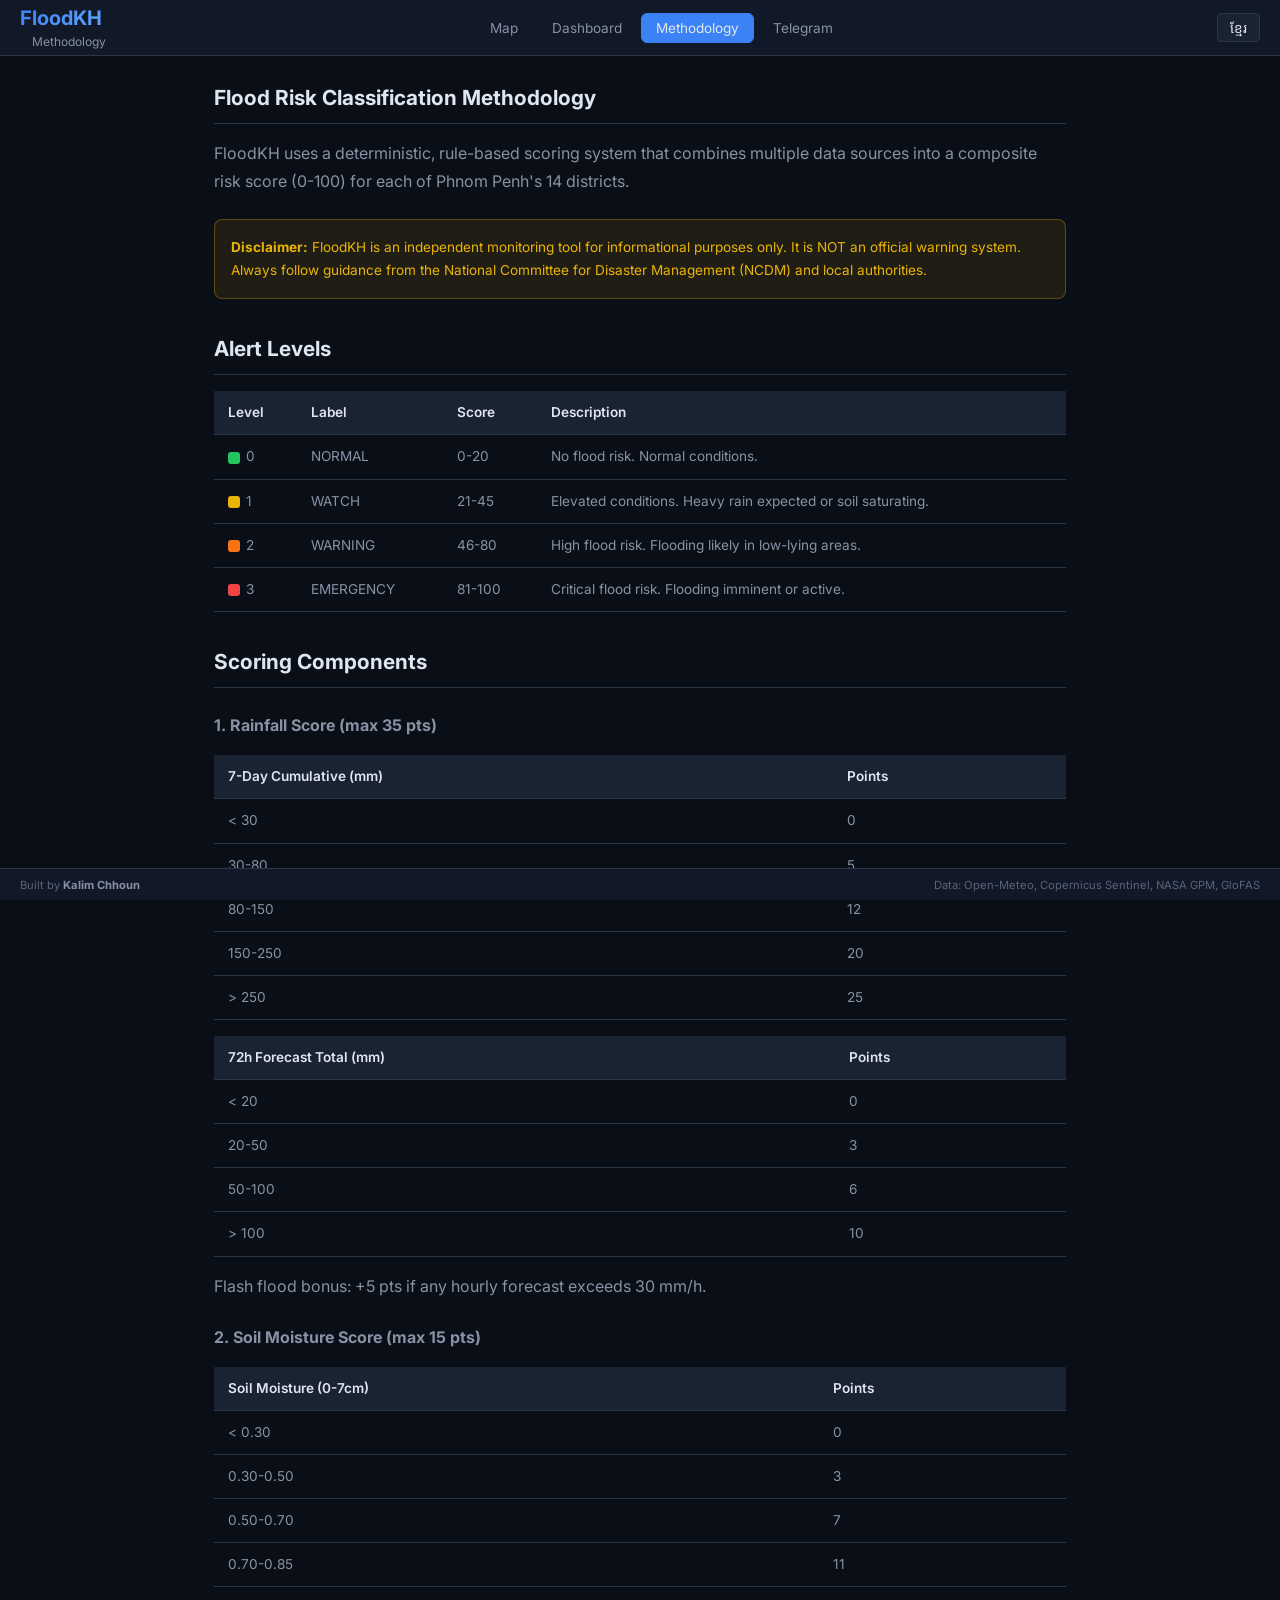
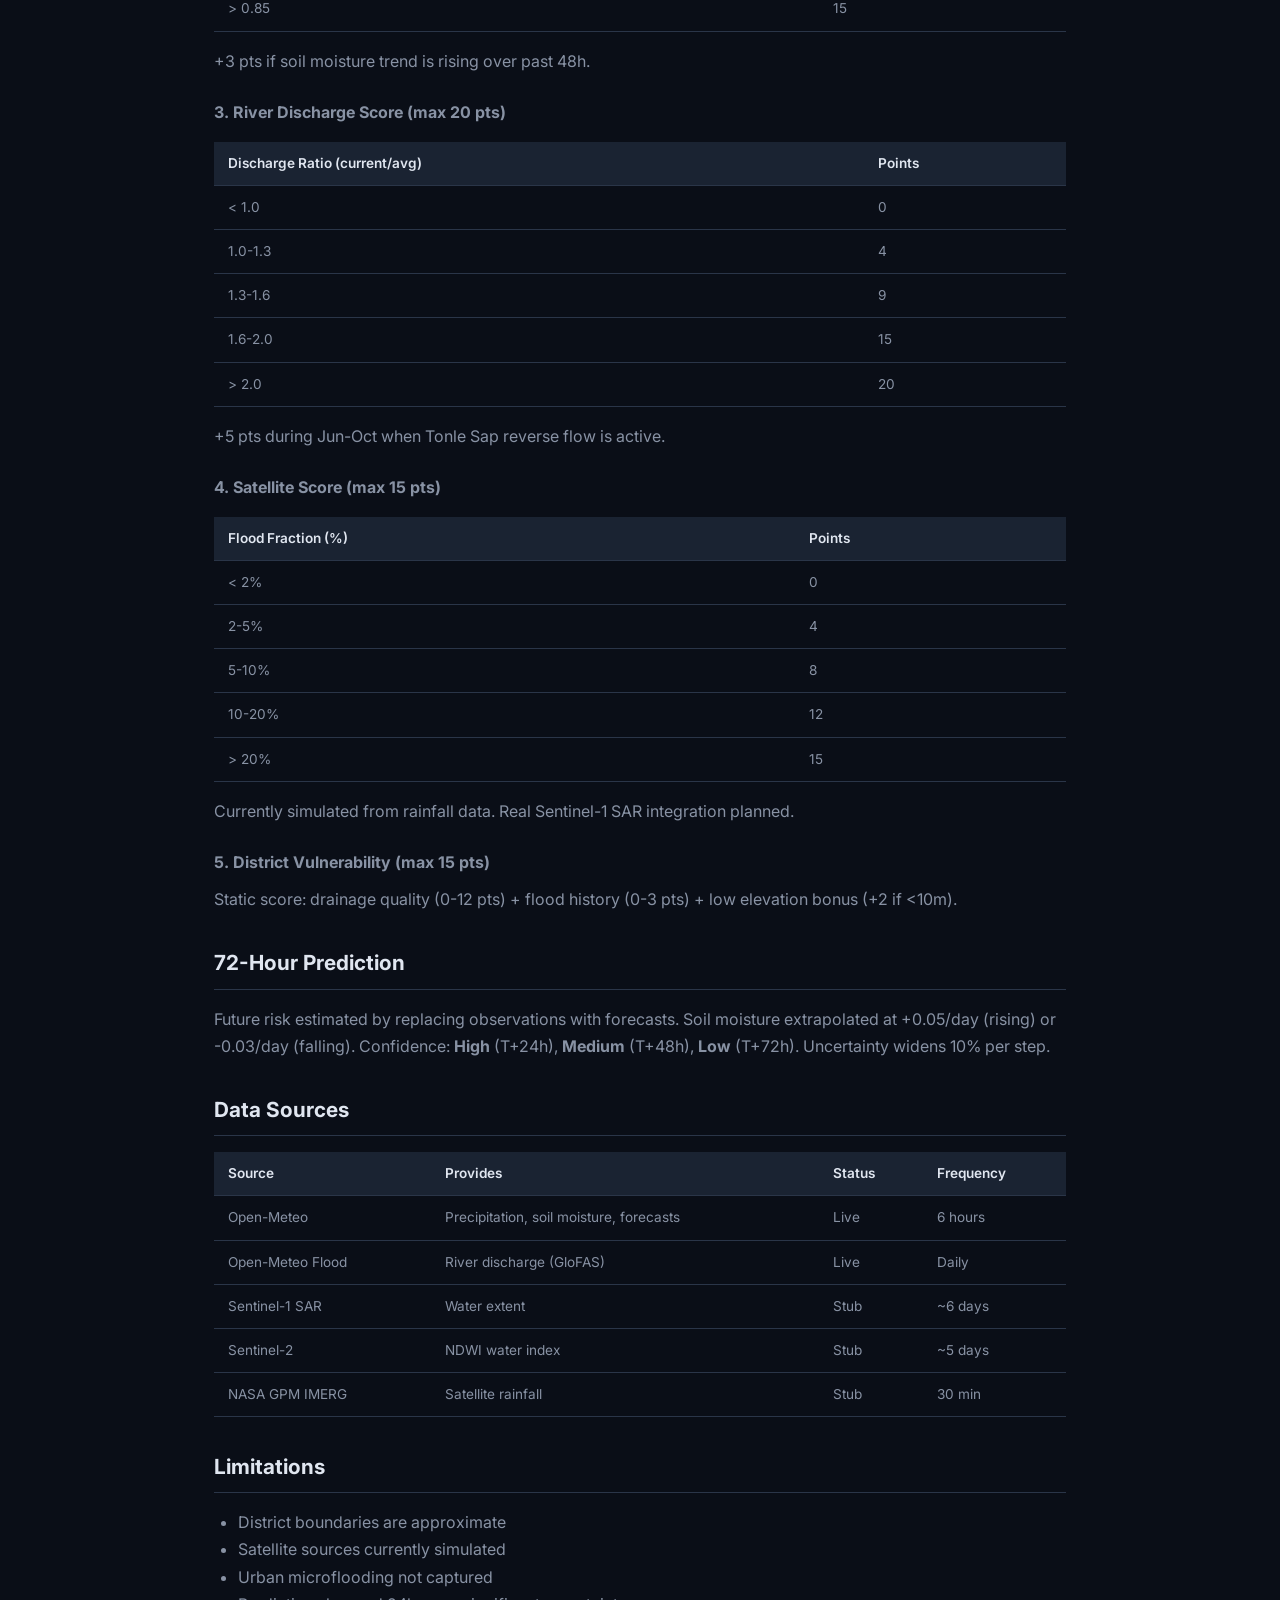
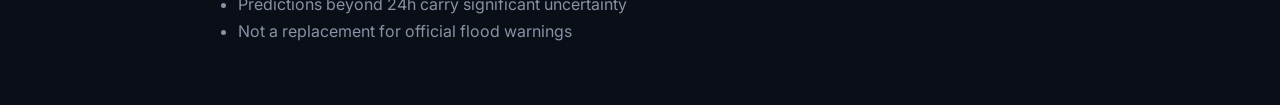
<file: docs/methodology.html>
<!DOCTYPE html>
<html lang="en">
<head>
    <meta charset="UTF-8">
    <meta name="viewport" content="width=device-width, initial-scale=1.0">
    <title>Methodology — FloodKH</title>
    <link rel="preconnect" href="https://fonts.googleapis.com">
    <link rel="preconnect" href="https://fonts.gstatic.com" crossorigin>
    <link href="https://fonts.googleapis.com/css2?family=Noto+Sans+Khmer:wght@400;600;700&family=Inter:wght@400;500;600;700&display=swap" rel="stylesheet">
    <link rel="stylesheet" href="css/style.css">
</head>
<body>

    <header>
        <div class="header-brand">
            <h1>FloodKH</h1>
            <span class="header-subtitle">Methodology</span>
        </div>
        <nav>
            <a href="index.html" class="nav-btn">Map</a>
            <a href="index.html#dashboard" class="nav-btn">Dashboard</a>
            <a href="methodology.html" class="nav-btn active">Methodology</a>
            <a href="index.html#telegram" class="nav-btn">Telegram</a>
        </nav>
        <div class="header-controls">
            <button id="lang-toggle" class="lang-btn">ខ្មែរ</button>
        </div>
    </header>

    <div class="methodology-content">
        <h2>Flood Risk Classification Methodology</h2>
        <p>FloodKH uses a deterministic, rule-based scoring system that combines multiple data sources into a composite risk score (0-100) for each of Phnom Penh's 14 districts.</p>

        <div class="disclaimer">
            <strong>Disclaimer:</strong> FloodKH is an independent monitoring tool for informational purposes only. It is NOT an official warning system. Always follow guidance from the National Committee for Disaster Management (NCDM) and local authorities.
        </div>

        <h2>Alert Levels</h2>
        <table>
            <thead><tr><th>Level</th><th>Label</th><th>Score</th><th>Description</th></tr></thead>
            <tbody>
                <tr><td><span class="level-indicator" style="background:#22c55e"></span>0</td><td>NORMAL</td><td>0-20</td><td>No flood risk. Normal conditions.</td></tr>
                <tr><td><span class="level-indicator" style="background:#eab308"></span>1</td><td>WATCH</td><td>21-45</td><td>Elevated conditions. Heavy rain expected or soil saturating.</td></tr>
                <tr><td><span class="level-indicator" style="background:#f97316"></span>2</td><td>WARNING</td><td>46-80</td><td>High flood risk. Flooding likely in low-lying areas.</td></tr>
                <tr><td><span class="level-indicator" style="background:#ef4444"></span>3</td><td>EMERGENCY</td><td>81-100</td><td>Critical flood risk. Flooding imminent or active.</td></tr>
            </tbody>
        </table>

        <h2>Scoring Components</h2>

        <h3>1. Rainfall Score (max 35 pts)</h3>
        <table>
            <thead><tr><th>7-Day Cumulative (mm)</th><th>Points</th></tr></thead>
            <tbody>
                <tr><td>&lt; 30</td><td>0</td></tr><tr><td>30-80</td><td>5</td></tr>
                <tr><td>80-150</td><td>12</td></tr><tr><td>150-250</td><td>20</td></tr><tr><td>&gt; 250</td><td>25</td></tr>
            </tbody>
        </table>
        <table>
            <thead><tr><th>72h Forecast Total (mm)</th><th>Points</th></tr></thead>
            <tbody>
                <tr><td>&lt; 20</td><td>0</td></tr><tr><td>20-50</td><td>3</td></tr>
                <tr><td>50-100</td><td>6</td></tr><tr><td>&gt; 100</td><td>10</td></tr>
            </tbody>
        </table>
        <p>Flash flood bonus: +5 pts if any hourly forecast exceeds 30 mm/h.</p>

        <h3>2. Soil Moisture Score (max 15 pts)</h3>
        <table>
            <thead><tr><th>Soil Moisture (0-7cm)</th><th>Points</th></tr></thead>
            <tbody>
                <tr><td>&lt; 0.30</td><td>0</td></tr><tr><td>0.30-0.50</td><td>3</td></tr>
                <tr><td>0.50-0.70</td><td>7</td></tr><tr><td>0.70-0.85</td><td>11</td></tr><tr><td>&gt; 0.85</td><td>15</td></tr>
            </tbody>
        </table>
        <p>+3 pts if soil moisture trend is rising over past 48h.</p>

        <h3>3. River Discharge Score (max 20 pts)</h3>
        <table>
            <thead><tr><th>Discharge Ratio (current/avg)</th><th>Points</th></tr></thead>
            <tbody>
                <tr><td>&lt; 1.0</td><td>0</td></tr><tr><td>1.0-1.3</td><td>4</td></tr>
                <tr><td>1.3-1.6</td><td>9</td></tr><tr><td>1.6-2.0</td><td>15</td></tr><tr><td>&gt; 2.0</td><td>20</td></tr>
            </tbody>
        </table>
        <p>+5 pts during Jun-Oct when Tonle Sap reverse flow is active.</p>

        <h3>4. Satellite Score (max 15 pts)</h3>
        <table>
            <thead><tr><th>Flood Fraction (%)</th><th>Points</th></tr></thead>
            <tbody>
                <tr><td>&lt; 2%</td><td>0</td></tr><tr><td>2-5%</td><td>4</td></tr>
                <tr><td>5-10%</td><td>8</td></tr><tr><td>10-20%</td><td>12</td></tr><tr><td>&gt; 20%</td><td>15</td></tr>
            </tbody>
        </table>
        <p>Currently simulated from rainfall data. Real Sentinel-1 SAR integration planned.</p>

        <h3>5. District Vulnerability (max 15 pts)</h3>
        <p>Static score: drainage quality (0-12 pts) + flood history (0-3 pts) + low elevation bonus (+2 if &lt;10m).</p>

        <h2>72-Hour Prediction</h2>
        <p>Future risk estimated by replacing observations with forecasts. Soil moisture extrapolated at +0.05/day (rising) or -0.03/day (falling). Confidence: <strong>High</strong> (T+24h), <strong>Medium</strong> (T+48h), <strong>Low</strong> (T+72h). Uncertainty widens 10% per step.</p>

        <h2>Data Sources</h2>
        <table>
            <thead><tr><th>Source</th><th>Provides</th><th>Status</th><th>Frequency</th></tr></thead>
            <tbody>
                <tr><td>Open-Meteo</td><td>Precipitation, soil moisture, forecasts</td><td>Live</td><td>6 hours</td></tr>
                <tr><td>Open-Meteo Flood</td><td>River discharge (GloFAS)</td><td>Live</td><td>Daily</td></tr>
                <tr><td>Sentinel-1 SAR</td><td>Water extent</td><td>Stub</td><td>~6 days</td></tr>
                <tr><td>Sentinel-2</td><td>NDWI water index</td><td>Stub</td><td>~5 days</td></tr>
                <tr><td>NASA GPM IMERG</td><td>Satellite rainfall</td><td>Stub</td><td>30 min</td></tr>
            </tbody>
        </table>

        <h2>Limitations</h2>
        <ul style="color:var(--text-secondary);margin:12px 0 12px 24px;">
            <li>District boundaries are approximate</li>
            <li>Satellite sources currently simulated</li>
            <li>Urban microflooding not captured</li>
            <li>Predictions beyond 24h carry significant uncertainty</li>
            <li>Not a replacement for official flood warnings</li>
        </ul>
    </div>

    <footer>
        <span>Built by <strong>Kalim Chhoun</strong></span>
        <span>Data: Open-Meteo, Copernicus Sentinel, NASA GPM, GloFAS</span>
    </footer>

    <script src="js/i18n.js"></script>
    <script>
        document.addEventListener('DOMContentLoaded', () => {
            I18n.init();
        });
    </script>
</body>
</html>
</file>
<file: docs/css/style.css>
/* FloodKH — Phnom Penh Flood Monitor Stylesheet */
@import url('https://fonts.googleapis.com/css2?family=Noto+Sans+Khmer:wght@400;600;700&family=Inter:wght@400;500;600;700&display=swap');

:root {
  --bg-primary: #0a0e17;
  --bg-secondary: #111827;
  --bg-card: #1a2332;
  --bg-card-hover: #1f2b3d;
  --border: #2a3548;
  --text-primary: #e0e6f0;
  --text-secondary: #8892a4;
  --text-muted: #5a6478;
  --accent: #3b82f6;
  --level-0: #22c55e;
  --level-1: #eab308;
  --level-2: #f97316;
  --level-3: #ef4444;
  --sidebar-width: 360px;
}

* { margin: 0; padding: 0; box-sizing: border-box; }

body {
  font-family: 'Inter', 'Noto Sans Khmer', system-ui, -apple-system, sans-serif;
  background: var(--bg-primary);
  color: var(--text-primary);
  overflow: hidden;
  height: 100vh;
}

/* === HEADER === */
header {
  position: fixed;
  top: 0;
  left: 0;
  right: 0;
  height: 56px;
  background: var(--bg-secondary);
  border-bottom: 1px solid var(--border);
  display: flex;
  align-items: center;
  justify-content: space-between;
  padding: 0 20px;
  z-index: 1000;
}

.header-brand h1 {
  font-size: 1.25rem;
  font-weight: 700;
  background: linear-gradient(135deg, var(--accent), #60a5fa);
  -webkit-background-clip: text;
  -webkit-text-fill-color: transparent;
  background-clip: text;
}

.header-subtitle {
  font-size: 0.75rem;
  color: var(--text-secondary);
  margin-left: 12px;
}

nav { display: flex; gap: 4px; }

.nav-btn {
  background: none;
  border: 1px solid transparent;
  color: var(--text-secondary);
  padding: 6px 14px;
  border-radius: 6px;
  cursor: pointer;
  font-size: 0.85rem;
  font-family: inherit;
  text-decoration: none;
  transition: all 0.2s;
}
.nav-btn:hover { color: var(--text-primary); background: var(--bg-card); }
.nav-btn.active { color: var(--text-primary); background: var(--accent); border-color: var(--accent); }

.header-controls {
  display: flex;
  align-items: center;
  gap: 10px;
  font-size: 0.8rem;
  color: var(--text-secondary);
}

.lang-btn {
  background: var(--bg-card);
  border: 1px solid var(--border);
  color: var(--text-primary);
  padding: 4px 12px;
  border-radius: 4px;
  cursor: pointer;
  font-family: 'Noto Sans Khmer', sans-serif;
  font-size: 0.85rem;
  transition: all 0.2s;
}
.lang-btn:hover { background: var(--bg-card-hover); border-color: var(--accent); }

#update-time { color: var(--text-muted); font-size: 0.75rem; }

/* === MAIN LAYOUT === */
main {
  position: fixed;
  top: 56px;
  left: 0;
  right: 0;
  bottom: 32px;
  display: flex;
}

/* === SIDEBAR === */
.sidebar {
  width: var(--sidebar-width);
  background: var(--bg-secondary);
  border-right: 1px solid var(--border);
  overflow-y: auto;
  padding: 16px;
  flex-shrink: 0;
  transition: transform 0.3s ease;
}

.sidebar::-webkit-scrollbar { width: 6px; }
.sidebar::-webkit-scrollbar-track { background: transparent; }
.sidebar::-webkit-scrollbar-thumb { background: var(--border); border-radius: 3px; }

/* Summary Cards */
.summary-cards {
  display: grid;
  grid-template-columns: 1fr 1fr;
  gap: 10px;
  margin-bottom: 20px;
}

.summary-card {
  background: var(--bg-card);
  border-radius: 8px;
  padding: 14px;
  border-left: 4px solid;
  transition: transform 0.2s;
}
.summary-card:hover { transform: translateY(-2px); }
.summary-card.level-0 { border-left-color: var(--level-0); }
.summary-card.level-1 { border-left-color: var(--level-1); }
.summary-card.level-2 { border-left-color: var(--level-2); }
.summary-card.level-3 { border-left-color: var(--level-3); }

.card-count {
  display: block;
  font-size: 1.8rem;
  font-weight: 700;
  line-height: 1;
  margin-bottom: 4px;
}
.level-0 .card-count { color: var(--level-0); }
.level-1 .card-count { color: var(--level-1); }
.level-2 .card-count { color: var(--level-2); }
.level-3 .card-count { color: var(--level-3); }

.summary-card span:last-child {
  font-size: 0.75rem;
  color: var(--text-secondary);
  text-transform: uppercase;
  letter-spacing: 0.5px;
}

/* Timeline Section */
.timeline-section {
  background: var(--bg-card);
  border-radius: 8px;
  padding: 14px;
  margin-bottom: 20px;
}

.timeline-section h3 {
  font-size: 0.8rem;
  color: var(--text-secondary);
  text-transform: uppercase;
  letter-spacing: 0.5px;
  margin-bottom: 12px;
}

.timeline-slider { padding: 0 4px; }

#time-slider {
  width: 100%;
  -webkit-appearance: none;
  height: 6px;
  background: var(--border);
  border-radius: 3px;
  outline: none;
}
#time-slider::-webkit-slider-thumb {
  -webkit-appearance: none;
  width: 18px;
  height: 18px;
  background: var(--accent);
  border-radius: 50%;
  cursor: pointer;
  box-shadow: 0 0 8px rgba(59, 130, 246, 0.5);
}

.timeline-labels {
  display: flex;
  justify-content: space-between;
  margin-top: 6px;
  font-size: 0.7rem;
  color: var(--text-muted);
}
.timeline-labels span.active { color: var(--accent); font-weight: 600; }

/* District Ranking */
.district-list h3,
.river-section h3,
.source-status h3 {
  font-size: 0.8rem;
  color: var(--text-secondary);
  text-transform: uppercase;
  letter-spacing: 0.5px;
  margin-bottom: 10px;
}

.district-rank-item {
  display: flex;
  align-items: center;
  gap: 10px;
  padding: 8px;
  border-radius: 6px;
  cursor: pointer;
  transition: background 0.2s;
  margin-bottom: 4px;
}
.district-rank-item:hover { background: var(--bg-card); }

.rank-indicator {
  width: 8px;
  height: 8px;
  border-radius: 50%;
  flex-shrink: 0;
}

.rank-info {
  flex: 1;
  min-width: 0;
}
.rank-name {
  display: block;
  font-size: 0.85rem;
  white-space: nowrap;
  overflow: hidden;
  text-overflow: ellipsis;
}
.rank-name-km {
  display: block;
  font-size: 0.7rem;
  color: var(--text-muted);
  font-family: 'Noto Sans Khmer', sans-serif;
}

.rank-score {
  display: flex;
  align-items: center;
  gap: 8px;
  flex-shrink: 0;
}
.score-bar-bg {
  width: 60px;
  height: 6px;
  background: var(--border);
  border-radius: 3px;
  overflow: hidden;
}
.score-bar-fill {
  height: 100%;
  border-radius: 3px;
  transition: width 0.5s ease;
}
.score-value {
  font-size: 0.8rem;
  font-weight: 600;
  min-width: 24px;
  text-align: right;
}

/* River Gauge */
.river-section { margin-top: 20px; }

.gauge-container {
  display: flex;
  align-items: flex-end;
  gap: 12px;
  height: 120px;
  position: relative;
}
.gauge-bar {
  width: 40px;
  height: 100%;
  background: var(--bg-primary);
  border-radius: 4px;
  overflow: hidden;
  display: flex;
  align-items: flex-end;
  border: 1px solid var(--border);
}
.gauge-fill {
  width: 100%;
  border-radius: 0 0 3px 3px;
  transition: height 0.5s ease, background 0.5s ease;
}
.gauge-labels {
  display: flex;
  flex-direction: column;
  justify-content: flex-end;
  gap: 4px;
}
.gauge-value { font-size: 1.2rem; font-weight: 700; }
.gauge-label { font-size: 0.7rem; color: var(--text-muted); }

.gauge-thresholds {
  position: absolute;
  left: 46px;
  top: 0;
  bottom: 0;
  width: 40px;
}
.gauge-thresholds span {
  position: absolute;
  font-size: 0.6rem;
  color: var(--text-muted);
  transform: translateY(50%);
}

/* Source Status */
.source-status { margin-top: 20px; }

.source-item {
  display: flex;
  align-items: center;
  gap: 8px;
  padding: 6px 0;
  font-size: 0.8rem;
}
.source-dot {
  width: 8px;
  height: 8px;
  border-radius: 50%;
  flex-shrink: 0;
}
.source-dot.live { background: var(--level-0); box-shadow: 0 0 6px rgba(34, 197, 94, 0.5); }
.source-dot.stub { background: var(--text-muted); }
.source-name { flex: 1; }
.source-status-text { color: var(--text-muted); font-size: 0.7rem; text-transform: uppercase; }

/* === MAP === */
#map-container {
  flex: 1;
  min-width: 0;
}

/* Leaflet dark popup override */
.dark-popup .leaflet-popup-content-wrapper {
  background: var(--bg-card);
  color: var(--text-primary);
  border-radius: 10px;
  border: 1px solid var(--border);
  box-shadow: 0 8px 32px rgba(0,0,0,0.5);
}
.dark-popup .leaflet-popup-tip { background: var(--bg-card); }
.dark-popup .leaflet-popup-close-button { color: var(--text-secondary); }

.popup-header {
  display: flex;
  align-items: center;
  justify-content: space-between;
  margin-bottom: 10px;
}
.popup-header h3 { font-size: 1rem; margin: 0; }
.popup-khmer { font-size: 0.8rem; color: var(--text-secondary); margin-left: 6px; font-family: 'Noto Sans Khmer', sans-serif; }

.level-badge {
  display: inline-block;
  padding: 2px 10px;
  border-radius: 12px;
  font-size: 0.7rem;
  font-weight: 600;
  text-transform: uppercase;
  letter-spacing: 0.5px;
}
.level-badge.level-0 { background: rgba(34,197,94,0.2); color: var(--level-0); }
.level-badge.level-1 { background: rgba(234,179,8,0.2); color: var(--level-1); }
.level-badge.level-2 { background: rgba(249,115,22,0.2); color: var(--level-2); }
.level-badge.level-3 { background: rgba(239,68,68,0.2); color: var(--level-3); }

.popup-score {
  font-size: 0.85rem;
  color: var(--text-secondary);
  margin-bottom: 10px;
}
.popup-score strong { color: var(--text-primary); font-size: 1.1rem; }

.popup-forecast-bars {
  display: flex;
  gap: 6px;
  height: 60px;
  align-items: flex-end;
  margin-bottom: 12px;
  padding: 8px;
  background: var(--bg-primary);
  border-radius: 6px;
}
.forecast-bar {
  flex: 1;
  display: flex;
  flex-direction: column;
  align-items: center;
  height: 100%;
  justify-content: flex-end;
}
.bar-fill {
  width: 100%;
  border-radius: 2px 2px 0 0;
  min-height: 2px;
  transition: height 0.3s;
}
.bar-label {
  font-size: 0.6rem;
  color: var(--text-muted);
  margin-top: 4px;
}
.forecast-bar.active .bar-label { color: var(--accent); font-weight: 600; }

.popup-metrics {
  display: grid;
  grid-template-columns: 1fr 1fr 1fr;
  gap: 8px;
  margin-bottom: 10px;
}
.metric {
  display: flex;
  flex-direction: column;
  gap: 2px;
}
.metric-label { font-size: 0.65rem; color: var(--text-muted); text-transform: uppercase; }
.metric span:last-child { font-size: 0.85rem; font-weight: 600; }

.popup-factors {
  display: flex;
  flex-wrap: wrap;
  gap: 4px;
}
.factor-tag {
  display: inline-block;
  padding: 2px 8px;
  background: var(--bg-primary);
  border-radius: 4px;
  font-size: 0.7rem;
  color: var(--text-secondary);
}

/* Map Legend */
.map-legend {
  background: var(--bg-card);
  border: 1px solid var(--border);
  border-radius: 8px;
  padding: 12px;
  color: var(--text-primary);
}
.map-legend h4 {
  font-size: 0.75rem;
  margin-bottom: 8px;
  color: var(--text-secondary);
  text-transform: uppercase;
}
.legend-item {
  display: flex;
  align-items: center;
  gap: 8px;
  margin-bottom: 4px;
  font-size: 0.8rem;
}
.legend-color {
  width: 14px;
  height: 14px;
  border-radius: 3px;
  flex-shrink: 0;
}

/* River labels on map */
.river-label {
  background: none !important;
  border: none !important;
  box-shadow: none !important;
}
.river-label span {
  color: #4a90d9;
  font-size: 11px;
  font-style: italic;
  font-weight: 600;
  text-shadow: 0 0 4px #fff, 0 0 4px #fff, 1px 1px 2px rgba(0,0,0,0.3);
  white-space: nowrap;
}

/* === DASHBOARD VIEW === */
.dashboard-view {
  flex: 1;
  overflow-y: auto;
  padding: 24px;
  background: var(--bg-primary);
}
.dashboard-view.hidden { display: none; }

.dashboard-grid {
  display: grid;
  grid-template-columns: 1fr 1fr;
  gap: 20px;
  max-width: 1200px;
  margin: 0 auto;
}
.chart-card {
  background: var(--bg-card);
  border-radius: 10px;
  padding: 20px;
  border: 1px solid var(--border);
}
.chart-card.full-width { grid-column: 1 / -1; }
.chart-card h3 {
  font-size: 0.85rem;
  color: var(--text-secondary);
  margin-bottom: 16px;
  text-transform: uppercase;
  letter-spacing: 0.5px;
}

/* === FOOTER === */
footer {
  position: fixed;
  bottom: 0;
  left: 0;
  right: 0;
  height: 32px;
  background: var(--bg-secondary);
  border-top: 1px solid var(--border);
  display: flex;
  align-items: center;
  justify-content: space-between;
  padding: 0 20px;
  font-size: 0.7rem;
  color: var(--text-muted);
  z-index: 1000;
}
footer strong { color: var(--text-secondary); }

/* Error banner */
.error-banner {
  position: fixed;
  top: 56px;
  left: 0;
  right: 0;
  background: rgba(239,68,68,0.15);
  border-bottom: 1px solid var(--level-3);
  color: var(--level-3);
  padding: 10px 20px;
  font-size: 0.85rem;
  text-align: center;
  z-index: 999;
}

/* Hidden utility */
.hidden { display: none !important; }

/* === METHODOLOGY PAGE === */
body:has(.methodology-content) {
  overflow-y: auto;
  height: auto;
}
.methodology-content {
  max-width: 900px;
  margin: 80px auto 60px;
  padding: 0 24px;
  line-height: 1.7;
}
.methodology-content h2 {
  font-size: 1.3rem;
  margin: 32px 0 16px;
  color: var(--text-primary);
  border-bottom: 1px solid var(--border);
  padding-bottom: 8px;
}
.methodology-content h3 {
  font-size: 1rem;
  margin: 24px 0 10px;
  color: var(--text-secondary);
}
.methodology-content p {
  color: var(--text-secondary);
  margin-bottom: 12px;
}
.methodology-content table {
  width: 100%;
  border-collapse: collapse;
  margin: 16px 0;
}
.methodology-content th,
.methodology-content td {
  padding: 10px 14px;
  text-align: left;
  border-bottom: 1px solid var(--border);
  font-size: 0.85rem;
}
.methodology-content th {
  background: var(--bg-card);
  color: var(--text-primary);
  font-weight: 600;
}
.methodology-content td { color: var(--text-secondary); }
.methodology-content .level-indicator {
  display: inline-block;
  width: 12px;
  height: 12px;
  border-radius: 3px;
  margin-right: 6px;
  vertical-align: middle;
}
.methodology-content code {
  background: var(--bg-card);
  padding: 2px 6px;
  border-radius: 3px;
  font-size: 0.85rem;
}
.methodology-content .disclaimer {
  background: rgba(234,179,8,0.1);
  border: 1px solid rgba(234,179,8,0.3);
  border-radius: 8px;
  padding: 16px;
  margin: 24px 0;
  color: var(--level-1);
  font-size: 0.85rem;
}

/* === MOBILE RESPONSIVE === */
@media (max-width: 768px) {
  header { padding: 0 12px; }
  .header-subtitle { display: none; }
  .header-controls .last-updated { display: none; }

  .sidebar {
    position: fixed;
    bottom: 32px;
    left: 0;
    right: 0;
    width: 100%;
    height: 40vh;
    border-right: none;
    border-top: 1px solid var(--border);
    border-radius: 16px 16px 0 0;
    z-index: 900;
    transform: translateY(0);
  }
  .sidebar.collapsed { transform: translateY(calc(100% - 48px)); }
  .sidebar::before {
    content: '';
    display: block;
    width: 40px;
    height: 4px;
    background: var(--border);
    border-radius: 2px;
    margin: 8px auto 12px;
  }

  #map-container {
    position: fixed;
    top: 56px;
    left: 0;
    right: 0;
    bottom: 32px;
  }

  .dashboard-grid { grid-template-columns: 1fr; }
  .methodology-content { margin-top: 70px; padding: 0 16px; }
}

/* ---------------------------------------------------------------------------
   Hover Tooltip (map)
   --------------------------------------------------------------------------- */
.coord-display {
    position: absolute;
    z-index: 800;
    background: rgba(17, 24, 39, 0.92);
    border: 1px solid #2a3548;
    border-radius: 8px;
    padding: 8px 12px;
    pointer-events: none;
    font-size: 0.8rem;
    color: #e0e6f0;
    white-space: nowrap;
    box-shadow: 0 4px 12px rgba(0, 0, 0, 0.3);
}
.hover-title {
    font-weight: 600;
    margin-bottom: 4px;
}
.hover-level {
    font-weight: 700;
    font-size: 0.85rem;
    margin-bottom: 4px;
}
.hover-detail {
    color: #8892a4;
    font-size: 0.75rem;
}
.coord-latlon {
    display: block;
    margin-top: 4px;
    font-size: 0.7rem;
    color: #5a6478;
}

/* ---------------------------------------------------------------------------
   Telegram Coming Soon View
   --------------------------------------------------------------------------- */
.telegram-view {
    position: absolute;
    top: 0;
    left: 0;
    right: 0;
    bottom: 0;
    display: flex;
    align-items: center;
    justify-content: center;
    background: var(--bg-primary);
}
.telegram-view.hidden { display: none; }

.coming-soon {
    text-align: center;
    max-width: 440px;
    padding: 48px 32px;
}
.coming-soon-icon {
    margin-bottom: 24px;
    opacity: 0.9;
}
.coming-soon h2 {
    font-size: 1.8rem;
    font-weight: 700;
    color: var(--text-primary);
    margin-bottom: 8px;
}
.coming-soon-subtitle {
    font-size: 1.1rem;
    font-weight: 600;
    color: #3b82f6;
    margin-bottom: 16px;
    letter-spacing: 0.05em;
    text-transform: uppercase;
}
.coming-soon-desc {
    color: var(--text-secondary);
    font-size: 0.95rem;
    line-height: 1.6;
    margin-bottom: 32px;
}
.coming-soon-features {
    text-align: left;
    display: inline-block;
}
.feature-item {
    display: flex;
    align-items: center;
    gap: 10px;
    padding: 8px 0;
    color: var(--text-secondary);
    font-size: 0.9rem;
}
.feature-dot {
    width: 8px;
    height: 8px;
    border-radius: 50%;
    background: #3b82f6;
    flex-shrink: 0;
}
</file>
